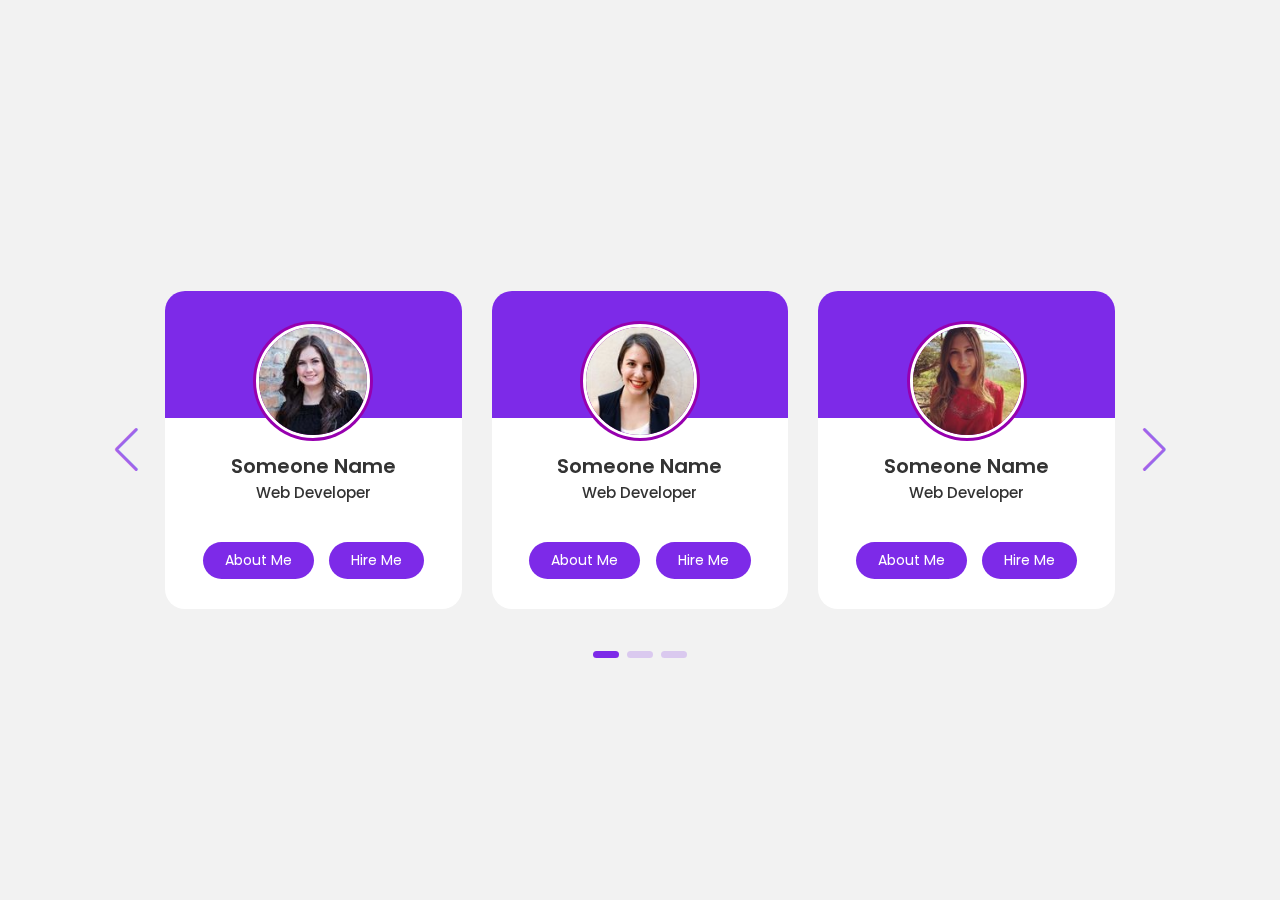
<file: owl-carousel/index.html>
<!DOCTYPE html>
<html lang="en">

<head>
    <meta charset="UTF-8">
    <meta http-equiv="X-UA-Compatible" content="IE=edge">
    <meta name="viewport" content="width=device-width, initial-scale=1.0">

    <!-- ===== Swiper JS ===== -->
    <link rel="stylesheet" href="https://cdn.jsdelivr.net/npm/swiper@8/swiper-bundle.min.css" />
    
    <!-- ===== Font Awesome CDN Link ===== -->
    <link rel="stylesheet" href="https://cdnjs.cloudflare.com/ajax/libs/font-awesome/6.2.1/css/all.min.css"
        integrity="sha512-MV7K8+y+gLIBoVD59lQIYicR65iaqukzvf/nwasF0nqhPay5w/9lJmVM2hMDcnK1OnMGCdVK+iQrJ7lzPJQd1w=="
        crossorigin="anonymous" referrerpolicy="no-referrer" />

    <!-- ===== CSS ===== -->
    <link rel="stylesheet" href="style.css">

    <title>Card with Sliding Feature</title>
</head>

<body>
    <section>
        <div class="container swiper mySwiper">
            <div class="swiper-wrapper content">
                <div class="swiper-slide card">
                    <div class="card-content">
                        <div class="image">
                            <img src="./images/1.jpg" alt="">
                        </div>
                        <div class="media-icons">
                            <i class="fa-brands fa-facebook"></i>
                            <i class="fa-brands fa-twitter"></i>
                            <i class="fa-brands fa-github"></i>
                        </div>

                        <div class="name-profession">
                            <span class="name">Someone Name</span>
                            <span class="profession">Web Developer</span>
                        </div>

                        <div class="rating">
                            <i class="fa-solid fa-star"></i>
                            <i class="fa-solid fa-star"></i>
                            <i class="fa-solid fa-star"></i>
                            <i class="fa-regular fa-star"></i>
                            <i class="fa-regular fa-star"></i>
                        </div>

                        <div class="button">
                            <button class="aboutMe">About Me</button>
                            <button class="hireMe">Hire Me</button>
                        </div>
                    </div>
                </div>
                <div class="swiper-slide card">
                    <div class="card-content">
                        <div class="image">
                            <img src="./images/6.jpg" alt="">
                        </div>
                        <div class="media-icons">
                            <i class="fa-brands fa-facebook"></i>
                            <i class="fa-brands fa-twitter"></i>
                            <i class="fa-brands fa-github"></i>
                        </div>

                        <div class="name-profession">
                            <span class="name">Someone Name</span>
                            <span class="profession">Web Developer</span>
                        </div>

                        <div class="rating">
                            <i class="fa-solid fa-star"></i>
                            <i class="fa-solid fa-star"></i>
                            <i class="fa-solid fa-star"></i>
                            <i class="fa-regular fa-star"></i>
                            <i class="fa-regular fa-star"></i>
                        </div>

                        <div class="button">
                            <button class="aboutMe">About Me</button>
                            <button class="hireMe">Hire Me</button>
                        </div>
                    </div>
                </div>
                <div class="swiper-slide card">
                    <div class="card-content">
                        <div class="image">
                            <img src="./images/2.jpg" alt="">
                        </div>
                        <div class="media-icons">
                            <i class="fa-brands fa-facebook"></i>
                            <i class="fa-brands fa-twitter"></i>
                            <i class="fa-brands fa-github"></i>
                        </div>

                        <div class="name-profession">
                            <span class="name">Someone Name</span>
                            <span class="profession">Web Developer</span>
                        </div>

                        <div class="rating">
                            <i class="fa-solid fa-star"></i>
                            <i class="fa-solid fa-star"></i>
                            <i class="fa-solid fa-star"></i>
                            <i class="fa-regular fa-star"></i>
                            <i class="fa-regular fa-star"></i>
                        </div>

                        <div class="button">
                            <button class="aboutMe">About Me</button>
                            <button class="hireMe">Hire Me</button>
                        </div>
                    </div>
                </div>
                <div class="swiper-slide card">
                    <div class="card-content">
                        <div class="image">
                            <img src="./images/3.jpg" alt="">
                        </div>
                        <div class="media-icons">
                            <i class="fa-brands fa-facebook"></i>
                            <i class="fa-brands fa-twitter"></i>
                            <i class="fa-brands fa-github"></i>
                        </div>

                        <div class="name-profession">
                            <span class="name">Someone Name</span>
                            <span class="profession">Web Developer</span>
                        </div>

                        <div class="rating">
                            <i class="fa-solid fa-star"></i>
                            <i class="fa-solid fa-star"></i>
                            <i class="fa-solid fa-star"></i>
                            <i class="fa-regular fa-star"></i>
                            <i class="fa-regular fa-star"></i>
                        </div>

                        <div class="button">
                            <button class="aboutMe">About Me</button>
                            <button class="hireMe">Hire Me</button>
                        </div>
                    </div>
                </div>
                <div class="swiper-slide card">
                    <div class="card-content">
                        <div class="image">
                            <img src="./images/4.jpg" alt="">
                        </div>
                        <div class="media-icons">
                            <i class="fa-brands fa-facebook"></i>
                            <i class="fa-brands fa-twitter"></i>
                            <i class="fa-brands fa-github"></i>
                        </div>

                        <div class="name-profession">
                            <span class="name">Someone Name</span>
                            <span class="profession">Web Developer</span>
                        </div>

                        <div class="rating">
                            <i class="fa-solid fa-star"></i>
                            <i class="fa-solid fa-star"></i>
                            <i class="fa-solid fa-star"></i>
                            <i class="fa-regular fa-star"></i>
                            <i class="fa-regular fa-star"></i>
                        </div>

                        <div class="button">
                            <button class="aboutMe">About Me</button>
                            <button class="hireMe">Hire Me</button>
                        </div>
                    </div>
                </div>
                <div class="swiper-slide card">
                    <div class="card-content">
                        <div class="image">
                            <img src="./images/5.jpg" alt="">
                        </div>
                        <div class="media-icons">
                            <i class="fa-brands fa-facebook"></i>
                            <i class="fa-brands fa-twitter"></i>
                            <i class="fa-brands fa-github"></i>
                        </div>

                        <div class="name-profession">
                            <span class="name">Someone Name</span>
                            <span class="profession">Web Developer</span>
                        </div>

                        <div class="rating">
                            <i class="fa-solid fa-star"></i>
                            <i class="fa-solid fa-star"></i>
                            <i class="fa-solid fa-star"></i>
                            <i class="fa-regular fa-star"></i>
                            <i class="fa-regular fa-star"></i>
                        </div>

                        <div class="button">
                            <button class="aboutMe">About Me</button>
                            <button class="hireMe">Hire Me</button>
                        </div>
                    </div>
                </div>
                <div class="swiper-slide card">
                    <div class="card-content">
                        <div class="image">
                            <img src="./images/7.jpg" alt="">
                        </div>
                        <div class="media-icons">
                            <i class="fa-brands fa-facebook"></i>
                            <i class="fa-brands fa-twitter"></i>
                            <i class="fa-brands fa-github"></i>
                        </div>

                        <div class="name-profession">
                            <span class="name">Someone Name</span>
                            <span class="profession">Web Developer</span>
                        </div>

                        <div class="rating">
                            <i class="fa-solid fa-star"></i>
                            <i class="fa-solid fa-star"></i>
                            <i class="fa-solid fa-star"></i>
                            <i class="fa-regular fa-star"></i>
                            <i class="fa-regular fa-star"></i>
                        </div>

                        <div class="button">
                            <button class="aboutMe">About Me</button>
                            <button class="hireMe">Hire Me</button>
                        </div>
                    </div>
                </div>
                <div class="swiper-slide card">
                    <div class="card-content">
                        <div class="image">
                            <img src="./images/8.jpg" alt="">
                        </div>
                        <div class="media-icons">
                            <i class="fa-brands fa-facebook"></i>
                            <i class="fa-brands fa-twitter"></i>
                            <i class="fa-brands fa-github"></i>
                        </div>

                        <div class="name-profession">
                            <span class="name">Someone Name</span>
                            <span class="profession">Web Developer</span>
                        </div>

                        <div class="rating">
                            <i class="fa-solid fa-star"></i>
                            <i class="fa-solid fa-star"></i>
                            <i class="fa-solid fa-star"></i>
                            <i class="fa-regular fa-star"></i>
                            <i class="fa-regular fa-star"></i>
                        </div>

                        <div class="button">
                            <button class="aboutMe">About Me</button>
                            <button class="hireMe">Hire Me</button>
                        </div>
                    </div>
                </div>
                <div class="swiper-slide card">
                    <div class="card-content">
                        <div class="image">
                            <img src="./images/1.jpg" alt="">
                        </div>
                        <div class="media-icons">
                            <i class="fa-brands fa-facebook"></i>
                            <i class="fa-brands fa-twitter"></i>
                            <i class="fa-brands fa-github"></i>
                        </div>

                        <div class="name-profession">
                            <span class="name">Someone Name</span>
                            <span class="profession">Web Developer</span>
                        </div>

                        <div class="rating">
                            <i class="fa-solid fa-star"></i>
                            <i class="fa-solid fa-star"></i>
                            <i class="fa-solid fa-star"></i>
                            <i class="fa-regular fa-star"></i>
                            <i class="fa-regular fa-star"></i>
                        </div>

                        <div class="button">
                            <button class="aboutMe">About Me</button>
                            <button class="hireMe">Hire Me</button>
                        </div>
                    </div>
                </div>
            </div>
        </div>
        <div class="swiper-button-next"></div>
        <div class="swiper-button-prev"></div>
        <div class="swiper-pagination"></div>
    </section>

    <!-- Swiper JS -->
    <script src="https://cdn.jsdelivr.net/npm/swiper@8/swiper-bundle.min.js"></script>
    
    <!-- Initialize Swiper -->
    <script>
        var swiper = new Swiper(".mySwiper", {
            slidesPerView: 3,
            spaceBetween: 30,
            slidesPerGroup: 3,
            loop: true,
            loopFillGroupWithBlank: true,
            pagination: {
                el: ".swiper-pagination",
                clickable: true,
            },
            navigation: {
                nextEl: ".swiper-button-next",
                prevEl: ".swiper-button-prev",
            },
        });
    </script>
</body>

</html>
</file>
<file: owl-carousel/style.css>
/* === Google Font Import - Poppins === */
@import url('https://fonts.googleapis.com/css2?family=Catamaran:wght@100;400;600&family=IBM+Plex+Sans:wght@400;700&family=Lato:wght@300;400;700&family=Poppins:wght@300;400;500;600;700&display=swap');

* {
    font-family: 'Poppins', sans-serif;
    margin: 0;
    padding: 0;
    box-sizing: border-box;
}

body {
    height: 100vh;
    display: flex;
    align-items: center;
    justify-content: center;
    background: #f2f2f2;
}

section {
    position: relative;
    height: 450px;
    width: 1075px;
    display: flex;
    align-items: center;
}

.swiper {
    width: 950px;
}

section .card .image {
    height: 120px;
    width: 120px;
    border-radius: 50%;
    padding: 3px;
    background-color: rgb(151, 0, 175);
}

section .card .image img {
    height: 100%;
    width: 100%;
    object-fit: cover;
    border-radius: 50%;
    border: 3px solid #fff;
}

.card {
    position: relative;
    background: #fff;
    border-radius: 20px;
    margin: 20px 0;
}

.card::before {
    content: "";
    position: absolute;
    height: 40%;
    width: 100%;
    background: #7d2ae8;
    border-radius: 20px 20px 0 0;
}

.card .card-content {
    display: flex;
    flex-direction: column;
    align-items: center;
    padding: 30px;
    position: relative;
    z-index: 100;
}

.card .media-icons {
    position: absolute;
    top: 10px;
    right: 20px;
    display: flex;
    flex-direction: column;
    align-items: center;
}

.card .media-icons i {
    color: #fff;
    opacity: 0.6;
    margin-top: 7px;
    transition: all 0.3s ease;
    cursor: pointer;
}

.card .media-icons i:hover {
    opacity: 1;
}

.card .name-profession {
    display: flex;
    flex-direction: column;
    align-items: center;
    margin-top: 10px;
    color: #333;
}

.name-profession .name {
    font-size: 20px;
    font-weight: 600;
}

.name-profession .profession {
    font-size: 15px;
    font-weight: 500;
}

.card .rating {
    display: flex;
    align-items: center;
    margin-top: 18px;
}

.card .rating i {
    font-size: 18px;
    margin: 0 1px;
    color: #7d2ae8;
}

.card .button {
    width: 100%;
    display: flex;
    justify-content: space-around;
    margin-top: 20px;
}

.card .button button {
    background: #7d2ae8;
    outline: none;
    border: none;
    color: #fff;
    padding: 8px 22px;
    border-radius: 20px;
    font-size: 14px;
    transition: all 0.3s ease;
    cursor: pointer;
}

.button button:hover {
    background: #6616d0;
}

.swiper-pagination-bullet {
    height: 7px;
    width: 26px;
    border-radius: 25px;
    background-color: #7d2ae8;
}

.swiper-button-next {
    color:#7d2ae8
}

.swiper-button-next, .swiper-button-prev {
    opacity: 0.7;
    transition: all 0.3s ease;
    color: #7d2ae8
}
.swiper-button-next:hover,
.swiper-button-prev:hover {
    opacity:1;
}
</file>
